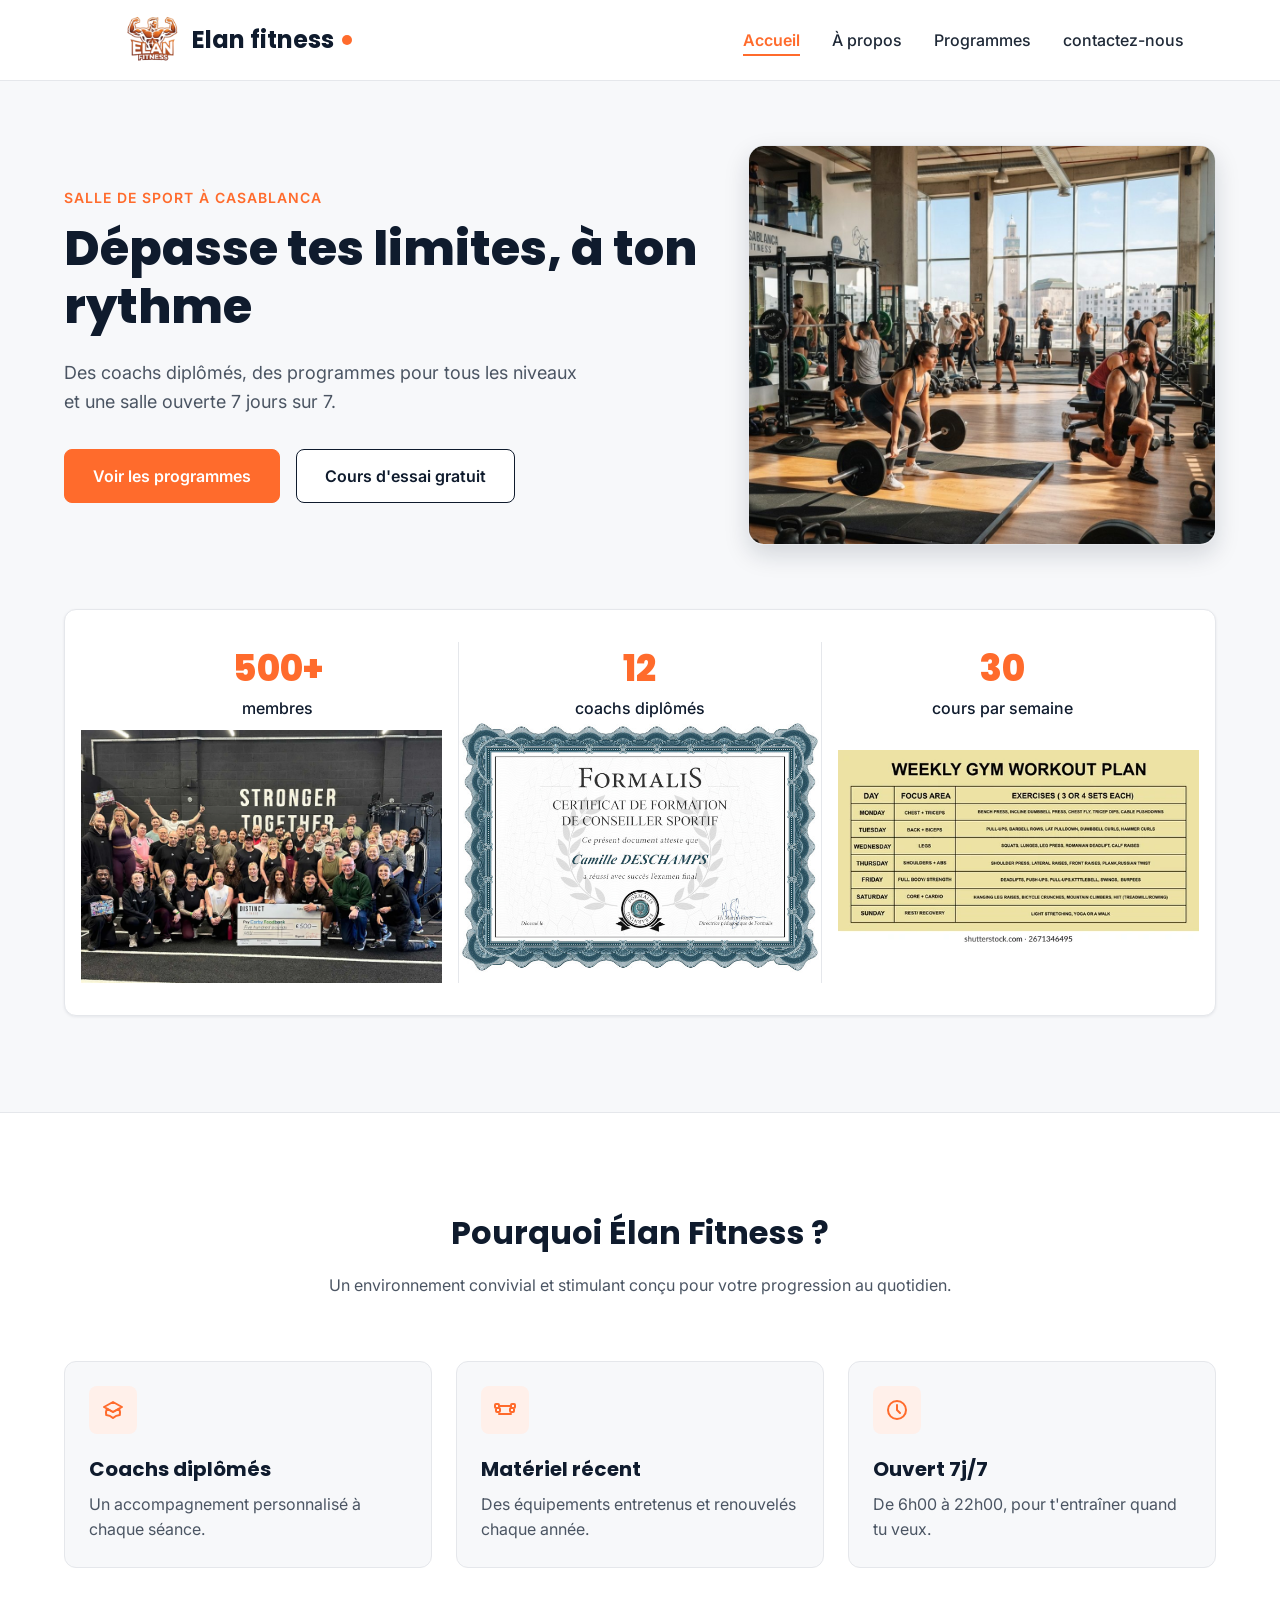
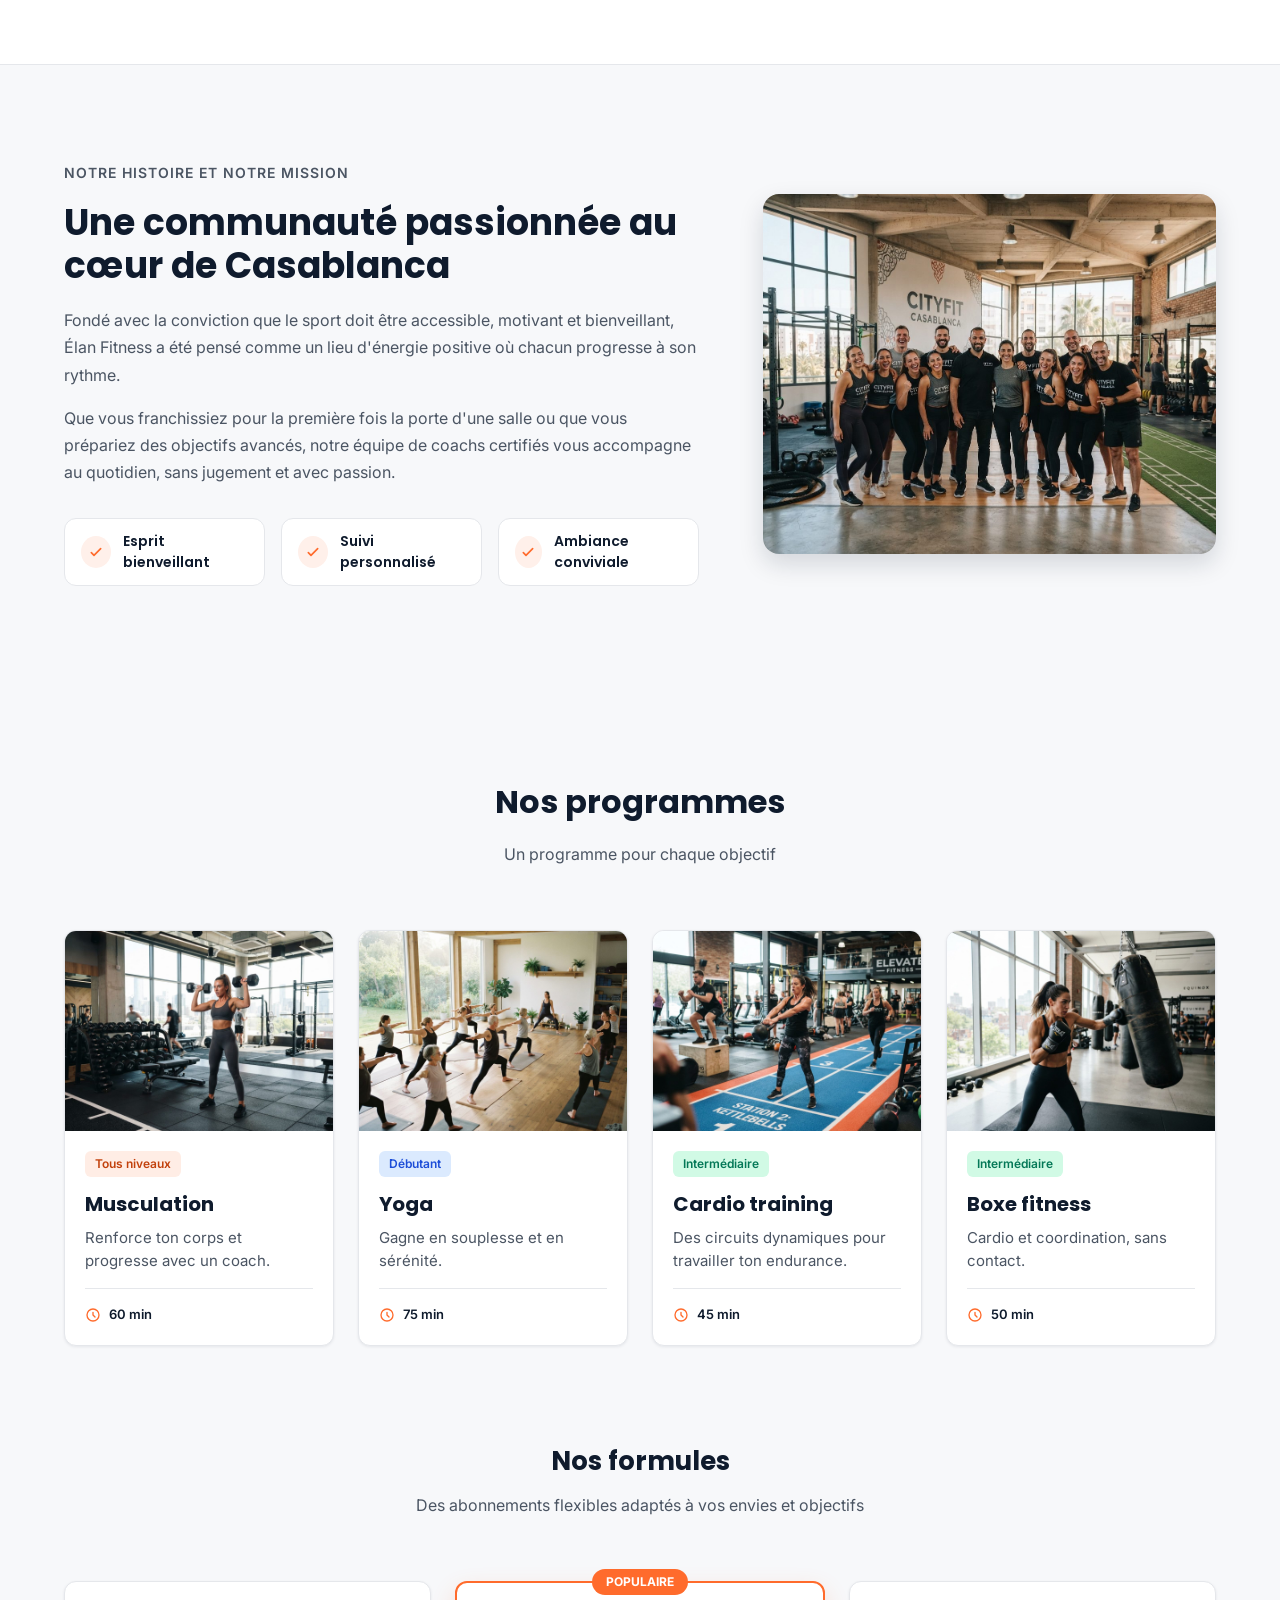
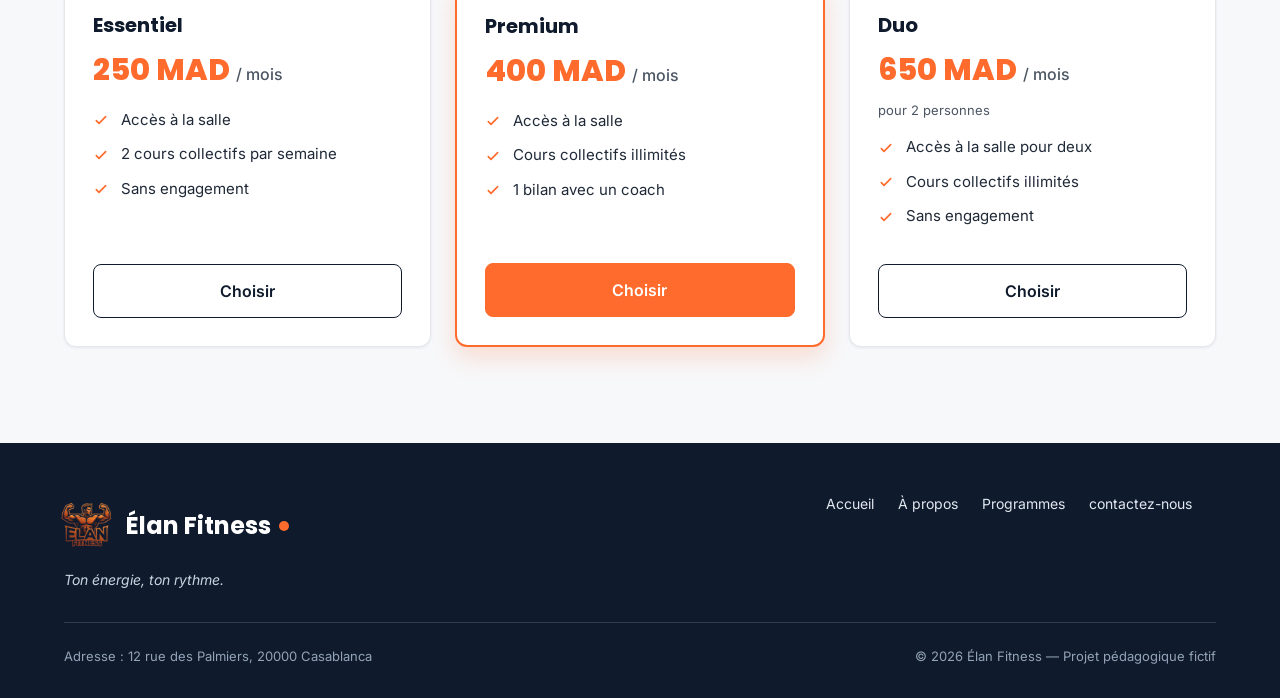
<file: index.html>
<!DOCTYPE html>
<html lang="fr">
<head>
  <title>Élan Fitness | Salle de sport à Casablanca</title>
  <meta charset="UTF-8">
  <meta name="viewport" content="width=device-width, initial-scale=1">
  <meta name="description" content="Élan Fitness, salle de sport à Casablanca : musculation, yoga, cardio et boxe fitness avec des coachs diplômés. Réservez votre cours d'essai gratuit.">
  <meta name="keywords" content="HTML, CSS, Fitness, Gym, weight, height, musculation, Yoga">

  <link rel="preconnect" href="https://fonts.googleapis.com">
  <link rel="preconnect" href="https://fonts.gstatic.com" crossorigin>
  <link href="https://fonts.googleapis.com/css2?family=Inter:wght@400;500;600&family=Poppins:wght@600;700;800&display=swap" rel="stylesheet">

  <link rel="stylesheet" href="style.css">
</head>

<body>

  <header class="en-tete">
    <div class="conteneur en-tete-contenu">
      <a href="accueil.html"class="logo"><img src="img/logofitnes.png" alt= logo>Elan fitness</a>

      <nav aria-label="Navigation principale">
        <ul class="menu">
          <li><a href="accueil.html "target="_blank" class="lien-actif">Accueil</a></li>
          <li><a href="a-propos.html" target="_blank">À propos</a></li>
          <li><a href="programes.html" target="_blank">Programmes</a></li>
          <li><a href="contactez-nous.html" target="_blank">contactez-nous</a><li>
        </ul>
      </nav>
    </div>
  </header>

  <main>

    <section id="accueil" class="hero">
      <div class="conteneur">

        <div class="hero-contenu">
          <div class="hero-texte">
            <p class="sur-titre">Salle de sport à Casablanca</p>
            <h1>Dépasse tes limites, à ton rythme</h1>
            <p class="hero-description">
              Des coachs diplômés, des programmes pour tous les niveaux et une salle ouverte 7 jours sur 7.
            </p>
            <div class="boutons">
              <a href="programes.html" class="bouton bouton-principal">Voir les programmes</a>
              <a href="contact" class="bouton bouton-secondaire">Cours d'essai gratuit</a>
            </div>
          </div>

          <img class="hero-image" src="img/hero.jpg" alt="Des personnes s'entraînent dans une salle de sport lumineuse à Casablanca">
        </div>

        <div class="chiffres">
          <div id="lolo" class="chiffre">
            <p class="chiffre-nombre">500+</p>
            <p>membres</p>
            <img src="img/Corby-Foodbank_DistinctFitness2026.jpg">
          </div>
          <div id="bobo" class="chiffre">
            <p class="chiffre-nombre">12</p>
            <p>coachs diplômés</p>
            <img src="img/Certificat_Coach-Sportif_site-xs.jpg">
          </div>
          <div id="koko" class="chiffre">
            <p class="chiffre-nombre">30</p>
            <p>cours par semaine</p>
            <img src="img/weekly-gym-workout-plan-infographic-260nw-2671346495.jpg">
          </div>
        </div>

      </div>
    </section>

    <section class="section section-blanche">
      <div class="conteneur">

        <div class="section-titre">
          <h2>Pourquoi Élan Fitness ?</h2>
          <p>Un environnement convivial et stimulant conçu pour votre progression au quotidien.</p>
        </div>

        <div class="cartes">
          <article class="carte carte-avantage">
            <div class="icone"><img src="img/icone-coach.svg" alt=""></div>
            <h3>Coachs diplômés</h3>
            <p>Un accompagnement personnalisé à chaque séance.</p>
          </article>

          <article class="carte carte-avantage">
            <div class="icone"><img src="img/icone-materiel.svg" alt=""></div>
            <h3>Matériel récent</h3>
            <p>Des équipements entretenus et renouvelés chaque année.</p>
          </article>

          <article class="carte carte-avantage">
            <div class="icone"><img src="img/icone-horloge.svg" alt=""></div>
            <h3>Ouvert 7j/7</h3>
            <p>De 6h00 à 22h00, pour t'entraîner quand tu veux.</p>
          </article>
        </div>

      </div>
    </section>

    <section id="a-propos" class="section">
      <div class="conteneur apropos-contenu">

        <div class="apropos-texte">
          <p class="sur-titre">Notre histoire et notre mission</p>
          <h2>Une communauté passionnée au cœur de Casablanca</h2>
          <p>
            Fondé avec la conviction que le sport doit être accessible, motivant et bienveillant,
            Élan Fitness a été pensé comme un lieu d'énergie positive où chacun progresse à son rythme.
          </p>
          <p>
            Que vous franchissiez pour la première fois la porte d'une salle ou que vous prépariez des
            objectifs avancés, notre équipe de coachs certifiés vous accompagne au quotidien, sans
            jugement et avec passion.
          </p>

          <ul class="valeurs">
            <li class="valeur">
              <div class="icone icone-petite"><img src="img/icone-check.svg" alt=""></div>
              <span>Esprit bienveillant</span>
            </li>
            <li class="valeur">
              <div class="icone icone-petite"><img src="img/icone-check.svg" alt=""></div>
              <span>Suivi personnalisé</span>
            </li>
            <li class="valeur">
              <div class="icone icone-petite"><img src="img/icone-check.svg" alt=""></div>
              <span>Ambiance conviviale</span>
            </li>
          </ul>
        </div>

        <img class="apropos-image" src="img/equipe.jpg" alt="L'équipe de coachs d'Élan Fitness réunie dans la salle">

      </div>
    </section>

    <section id="programmes" class="section">
      <div class="conteneur">

        <div class="section-titre">
          <h2>Nos programmes</h2>
          <p>Un programme pour chaque objectif</p>
        </div>

        <div class="cartes">

          <article class="carte carte-programme">
            <img src="img/musculation.jpg" alt="Une sportive soulève des haltères dans l'espace musculation">
            <div class="programme-corps">
              <span class="etiquette etiquette-orange">Tous niveaux</span>
              <h3>Musculation</h3>
              <p>Renforce ton corps et progresse avec un coach.</p>
              <p class="duree"><img src="img/icone-duree.svg" alt="">60 min</p>
            </div>
          </article>

          <article class="carte carte-programme">
            <img src="img/yoga.jpg" alt="Un groupe pratique le yoga sur des tapis dans une salle lumineuse">
            <div class="programme-corps">
              <span class="etiquette etiquette-bleue">Débutant</span>
              <h3>Yoga</h3>
              <p>Gagne en souplesse et en sérénité.</p>
              <p class="duree"><img src="img/icone-duree.svg" alt="">75 min</p>
            </div>
          </article>

          <article class="carte carte-programme">
            <img src="img/cardio.jpg" alt="Des sportifs suivent un circuit de cardio training avec des kettlebells">
            <div class="programme-corps">
              <span class="etiquette etiquette-verte">Intermédiaire</span>
              <h3>Cardio training</h3>
              <p>Des circuits dynamiques pour travailler ton endurance.</p>
              <p class="duree"><img src="img/icone-duree.svg" alt="">45 min</p>
            </div>
          </article>

          <article class="carte carte-programme">
            <img src="img/boxe.jpg" alt="Une sportive frappe un sac de frappe pendant un cours de boxe fitness">
            <div class="programme-corps">
              <span class="etiquette etiquette-verte">Intermédiaire</span>
              <h3>Boxe fitness</h3>
              <p>Cardio et coordination, sans contact.</p>
              <p class="duree"><img src="img/icone-duree.svg" alt="">50 min</p>
            </div>
          </article>

        </div>

        <div class="formules">

          <div class="section-titre">
            <h3>Nos formules</h3>
            <p>Des abonnements flexibles adaptés à vos envies et objectifs</p>
          </div>

          <div class="cartes">

            <article class="carte formule">
              <h4>Essentiel</h4>
              <p class="prix">250 MAD <span>/ mois</span></p>
              <ul class="formule-liste">
                <li>Accès à la salle</li>
                <li>2 cours collectifs par semaine</li>
                <li>Sans engagement</li>
              </ul>
              <a href="#contact" class="bouton bouton-secondaire">Choisir</a>
            </article>

            <article class="carte formule formule-populaire">
              <p class="badge-populaire">Populaire</p>
              <h4>Premium</h4>
              <p class="prix">400 MAD <span>/ mois</span></p>
              <ul class="formule-liste">
                <li>Accès à la salle</li>
                <li>Cours collectifs illimités</li>
                <li>1 bilan avec un coach</li>
              </ul>
              <a href="#contact" class="bouton bouton-principal">Choisir</a>
            </article>

            <article class="carte formule">
              <h4>Duo</h4>
              <p class="prix">650 MAD <span>/ mois</span></p>
              <p class="prix-note">pour 2 personnes</p>
              <ul class="formule-liste">
                <li>Accès à la salle pour deux</li>
                <li>Cours collectifs illimités</li>
                <li>Sans engagement</li>
              </ul>
              <a href="#contact" class="bouton bouton-secondaire">Choisir</a>
            </article>

          </div>
        </div>

      </div>
    </section>

  </main>

  <footer class="pied-de-page">
    <div class="conteneur">

      <div class="pied-haut">
        <div>
          <p class="logo logo-clair"><img src="img/logofitnes.png">Élan Fitness</p>
          <p class="slogan">Ton énergie, ton rythme.</p>
        </div>

        <nav aria-label="Navigation du pied de page">
          <ul class="menu menu-pied">
            <li><a href="accueil.html" target="_blank" class="lien- actif">Accueil</a></li>
            <li><a href="a-propos.html" target="_blank">À propos</a></li>
            <li><a href="programes.html" target="_blank">Programmes</a></li>
            <li><a href="contactez-nous.html" target="_blank">contactez-nous</a><li>
          </ul>
        </nav>
      </div>

      <div class="pied-bas">
        <p>Adresse : 12 rue des Palmiers, 20000 Casablanca</p>
        <p>&copy; 2026 Élan Fitness — Projet pédagogique fictif</p>
      </div>

    </div>
  </footer>

</body>
</html>
</file>
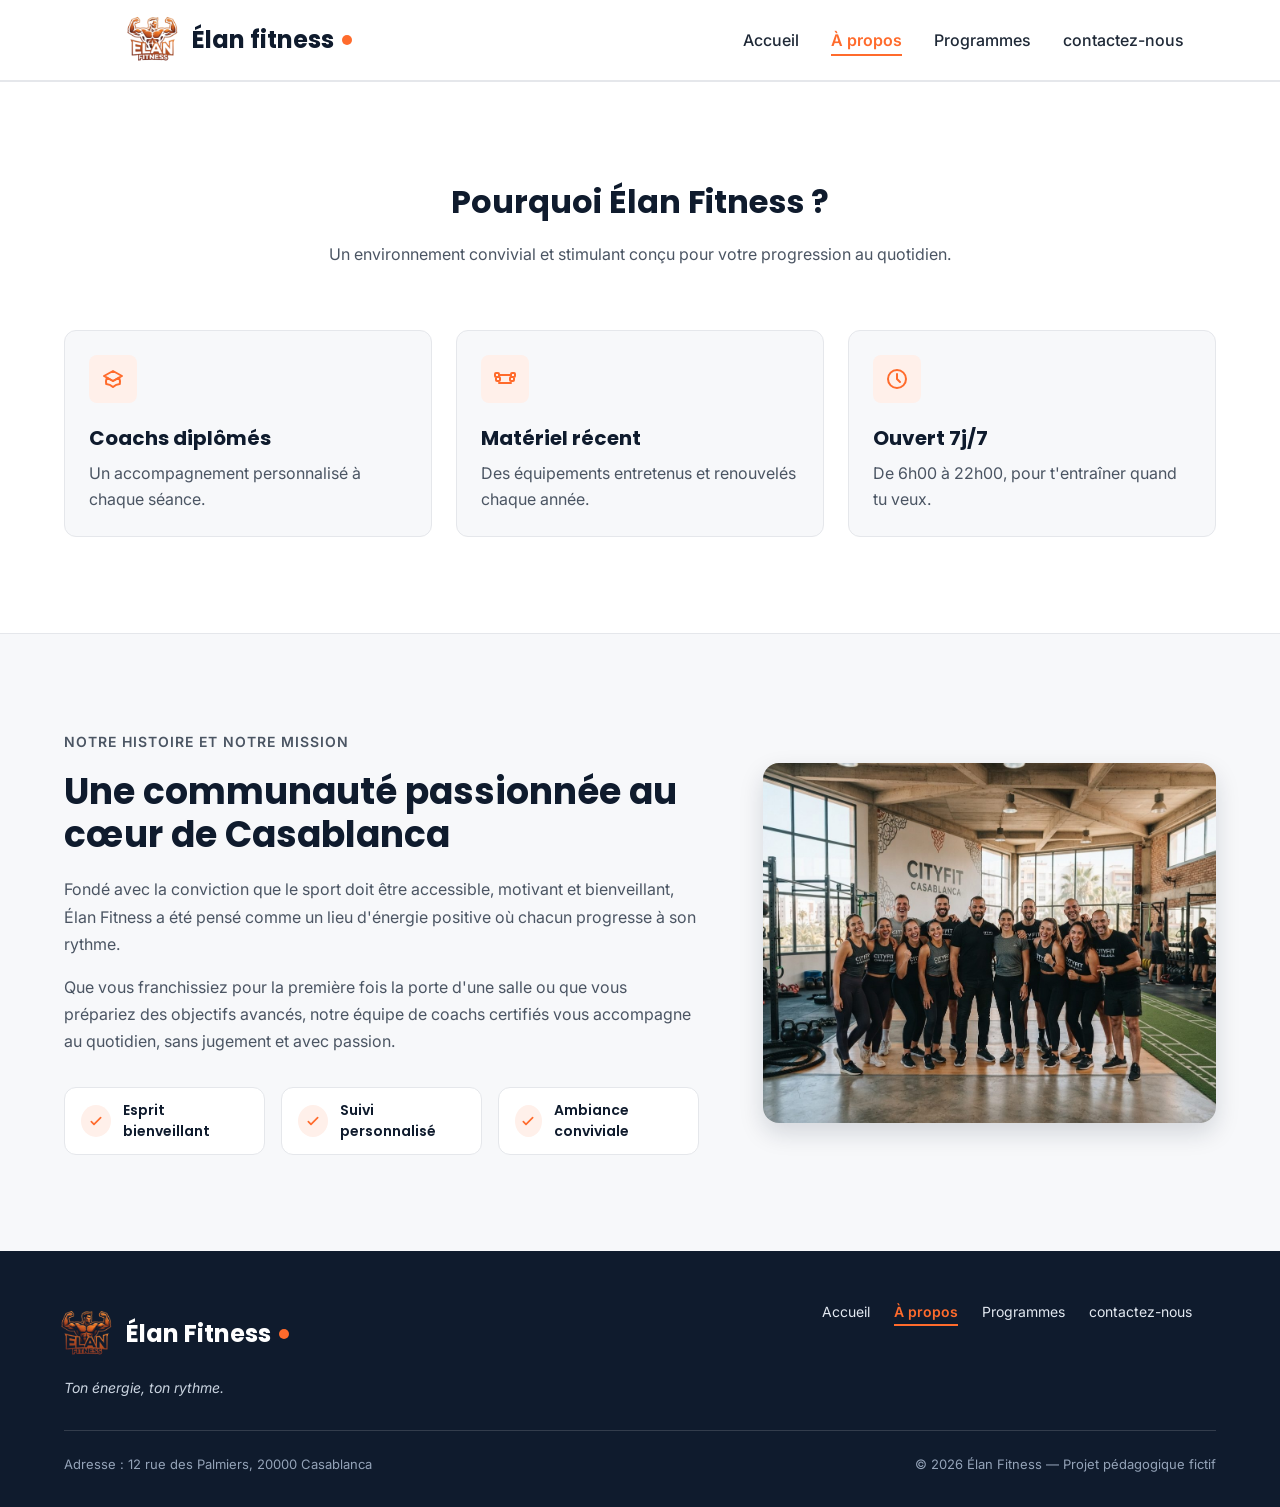
<file: a-propos.html>
<!DOCTYPE html>
<html lang="fr">
<head>
  <title>Élan Fitness | Salle de sport à Casablanca</title>
  <meta charset="UTF-8">
  <meta name="viewport" content="width=device-width, initial-scale=1">
  <meta name="description" content="Élan Fitness, salle de sport à Casablanca : musculation, yoga, cardio et boxe fitness avec des coachs diplômés. Réservez votre cours d'essai gratuit.">
  <meta name="keywords" content="HTML, CSS, Fitness, Gym, weight, height, musculation, Yoga">

  <link rel="preconnect" href="https://fonts.googleapis.com">
  <link rel="preconnect" href="https://fonts.gstatic.com" crossorigin>
  <link href="https://fonts.googleapis.com/css2?family=Inter:wght@400;500;600&family=Poppins:wght@600;700;800&display=swap" rel="stylesheet">

  <link rel="stylesheet" href="style.css">
</head>

<body>

  <header class="en-tete">
    <div class="conteneur en-tete-contenu">
      <a href="accueil.html"class="logo"><img src="img/logofitnes.png" alt= logo>Élan fitness</a>

      <nav aria-label="Navigation principale">
       <ul class="menu">
          <li><a href="accueil.html "target="_blank">Accueil</a></li>
          <li><a href="a-propos.html" target="_blank" class="lien-actif">À propos</a></li>
          <li><a href="programes.html" target="_blank">Programmes</a></li>
          <li><a href="contactez-nous.html" target="_blank">contactez-nous</a><li>
        </ul>
      </nav>
    </div>
  </header>

  <main>
    <section class="section section-blanche">
      <div class="conteneur">

        <div class="section-titre">
          <h2>Pourquoi Élan Fitness ?</h2>
          <p>Un environnement convivial et stimulant conçu pour votre progression au quotidien.</p>
        </div>

        <div class="cartes">
          <article class="carte carte-avantage">
            <div class="icone"><img src="img/icone-coach.svg" alt=""></div>
            <h3>Coachs diplômés</h3>
            <p>Un accompagnement personnalisé à chaque séance.</p>
          </article>

          <article class="carte carte-avantage">
            <div class="icone"><img src="img/icone-materiel.svg" alt=""></div>
            <h3>Matériel récent</h3>
            <p>Des équipements entretenus et renouvelés chaque année.</p>
          </article>

          <article class="carte carte-avantage">
            <div class="icone"><img src="img/icone-horloge.svg" alt=""></div>
            <h3>Ouvert 7j/7</h3>
            <p>De 6h00 à 22h00, pour t'entraîner quand tu veux.</p>
          </article>
        </div>

      </div>
    </section>

    <section id="a-propos" class="section">
      <div class="conteneur apropos-contenu">

        <div class="apropos-texte">
          <p class="sur-titre">Notre histoire et notre mission</p>
          <h2>Une communauté passionnée au cœur de Casablanca</h2>
          <p>
            Fondé avec la conviction que le sport doit être accessible, motivant et bienveillant,
            Élan Fitness a été pensé comme un lieu d'énergie positive où chacun progresse à son rythme.
          </p>
          <p>
            Que vous franchissiez pour la première fois la porte d'une salle ou que vous prépariez des
            objectifs avancés, notre équipe de coachs certifiés vous accompagne au quotidien, sans
            jugement et avec passion.
          </p>

          <ul class="valeurs">
            <li class="valeur">
              <div class="icone icone-petite"><img src="img/icone-check.svg" alt=""></div>
              <span>Esprit bienveillant</span>
            </li>
            <li class="valeur">
              <div class="icone icone-petite"><img src="img/icone-check.svg" alt=""></div>
              <span>Suivi personnalisé</span>
            </li>
            <li class="valeur">
              <div class="icone icone-petite"><img src="img/icone-check.svg" alt=""></div>
              <span>Ambiance conviviale</span>
            </li>
          </ul>
        </div>

        <img class="apropos-image" src="img/equipe.jpg" alt="L'équipe de coachs d'Élan Fitness réunie dans la salle">

      </div>
    </section>

  </main>

  <footer class="pied-de-page">
    <div class="conteneur">

      <div class="pied-haut">
        <div>
          <p class="logo logo-clair"><img src="img/logofitnes.png">Élan Fitness</p>
          <p class="slogan">Ton énergie, ton rythme.</p>
        </div>

        <nav aria-label="Navigation du pied de page">
          <ul class="menu menu-pied">
            <li><a href="accueil.html" target="_blank">Accueil</a></li>
            <li><a href="a-propos.html" target="_blank" class="lien-actif">À propos</a></li>
            <li><a href="programes.html" target="_blank">Programmes</a></li>
            <li><a href="contactez-nous.html" target="_blank">contactez-nous</a><li>
          </ul>
        </nav>
      </div>

      <div class="pied-bas">
        <p>Adresse : 12 rue des Palmiers, 20000 Casablanca</p>
        <p>&copy; 2026 Élan Fitness — Projet pédagogique fictif</p>
      </div>

    </div>
  </footer>

</body>
</html>
</file>
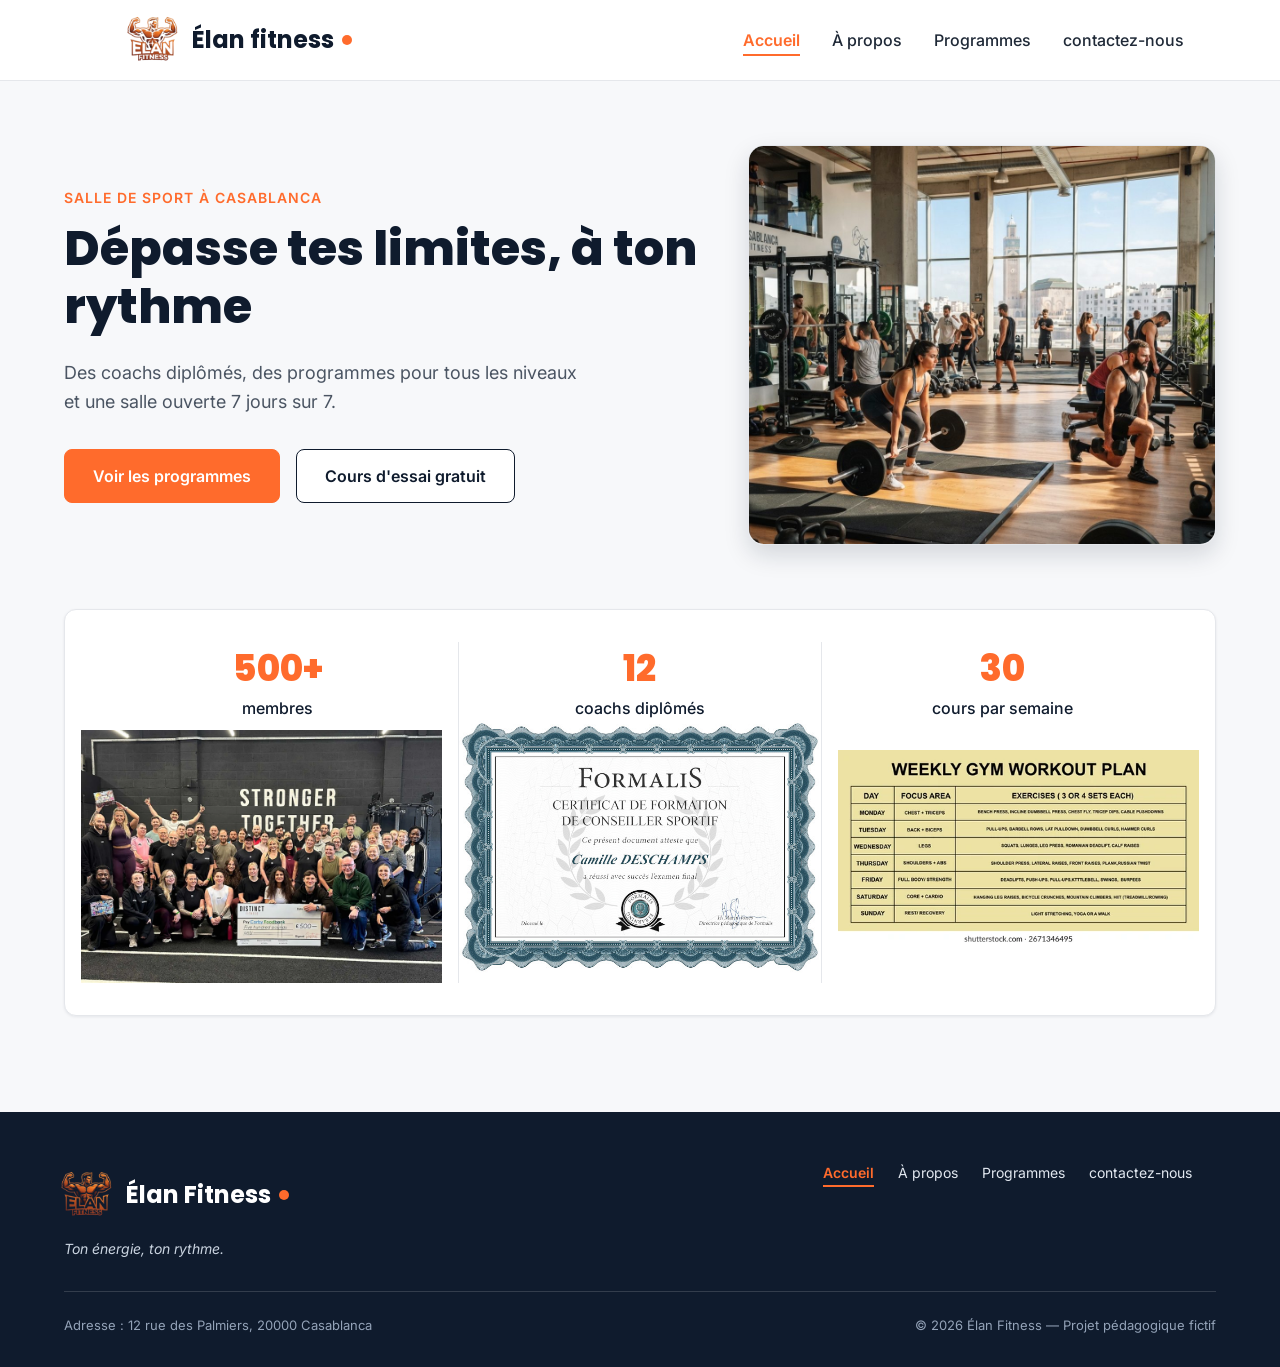
<file: accueil.html>
<!DOCTYPE html>
<html lang="fr">
<head>
  <title>Élan Fitness | Salle de sport à Casablanca</title>
  <meta charset="UTF-8">
  <meta name="viewport" content="width=device-width, initial-scale=1">
  <meta name="description" content="Élan Fitness, salle de sport à Casablanca : musculation, yoga, cardio et boxe fitness avec des coachs diplômés. Réservez votre cours d'essai gratuit.">
  <meta name="keywords" content="HTML, CSS, Fitness, Gym, weight, height, musculation, Yoga">

  <link rel="preconnect" href="https://fonts.googleapis.com">
  <link rel="preconnect" href="https://fonts.gstatic.com" crossorigin>
  <link href="https://fonts.googleapis.com/css2?family=Inter:wght@400;500;600&family=Poppins:wght@600;700;800&display=swap" rel="stylesheet">

  <link rel="stylesheet" href="style.css">
</head>

<body>

  <header class="en-tete">
    <div class="conteneur en-tete-contenu">
      <a href="accueil.html"class="logo"><img src="img/logofitnes.png" alt= logo>Élan fitness</a>

      <nav aria-label="Navigation principale">
        <ul class="menu">
          <li><a href="accueil.html "target="_blank" class="lien-actif">Accueil</a></li>
          <li><a href="a-propos.html" target="_blank">À propos</a></li>
          <li><a href="programes.html" target="_blank">Programmes</a></li>
          <li><a href="contactez-nous.html" target="_blank">contactez-nous</a><li>
        </ul>
      </nav>
    </div>
  </header>

  <main>

    <section id="accueil" class="hero">
      <div class="conteneur">

        <div class="hero-contenu">
          <div class="hero-texte">
            <p class="sur-titre">Salle de sport à Casablanca</p>
            <h1>Dépasse tes limites, à ton rythme</h1>
            <p class="hero-description">
              Des coachs diplômés, des programmes pour tous les niveaux et une salle ouverte 7 jours sur 7.
            </p>
            <div class="boutons">
              <a href="programes.html" class="bouton bouton-principal">Voir les programmes</a>
              <a href="#contact" class="bouton bouton-secondaire">Cours d'essai gratuit</a>
            </div>
          </div>

          <img class="hero-image" src="img/hero.jpg" alt="Des personnes s'entraînent dans une salle de sport lumineuse à Casablanca">
        </div>

        <div class="chiffres">
          <div id="lolo" class="chiffre">
            <p class="chiffre-nombre">500+</p>
            <p>membres</p>
            <img src="img/Corby-Foodbank_DistinctFitness2026.jpg">
          </div>
          <div id="bobo"class="chiffre">
            <p class="chiffre-nombre">12</p>
            <p>coachs diplômés</p>
            <img src="img/Certificat_Coach-Sportif_site-xs.jpg">
          </div>
          <div id="koko" class="chiffre">
            <p class="chiffre-nombre">30</p>
            <p>cours par semaine</p>
            <img src="img/weekly-gym-workout-plan-infographic-260nw-2671346495.jpg">
          </div>
        </div>

      </div>
    </section>

  </main>

  <footer class="pied-de-page">
    <div class="conteneur">

      <div class="pied-haut">
        <div>
          <p class="logo logo-clair"><img src="img/logofitnes.png">Élan Fitness</p>
          <p class="slogan">Ton énergie, ton rythme.</p>
        </div>

        <nav aria-label="Navigation du pied de page">
         <ul class="menu menu-pied">
            <li><a href="accueil.html" target="_blank" class="lien-actif">Accueil</a></li>
            <li><a href="a-propos.html" target="_blank">À propos</a></li>
            <li><a href="programes.html" target="_blank">Programmes</a></li>
            <li><a href="contactez-nous.html" target="_blank">contactez-nous</a><li>
          </ul>
        </nav>
      </div>

      <div class="pied-bas">
        <p>Adresse : 12 rue des Palmiers, 20000 Casablanca</p>
        <p>&copy; 2026 Élan Fitness — Projet pédagogique fictif</p>
      </div>

    </div>
  </footer>

</body>
</html>
</file>
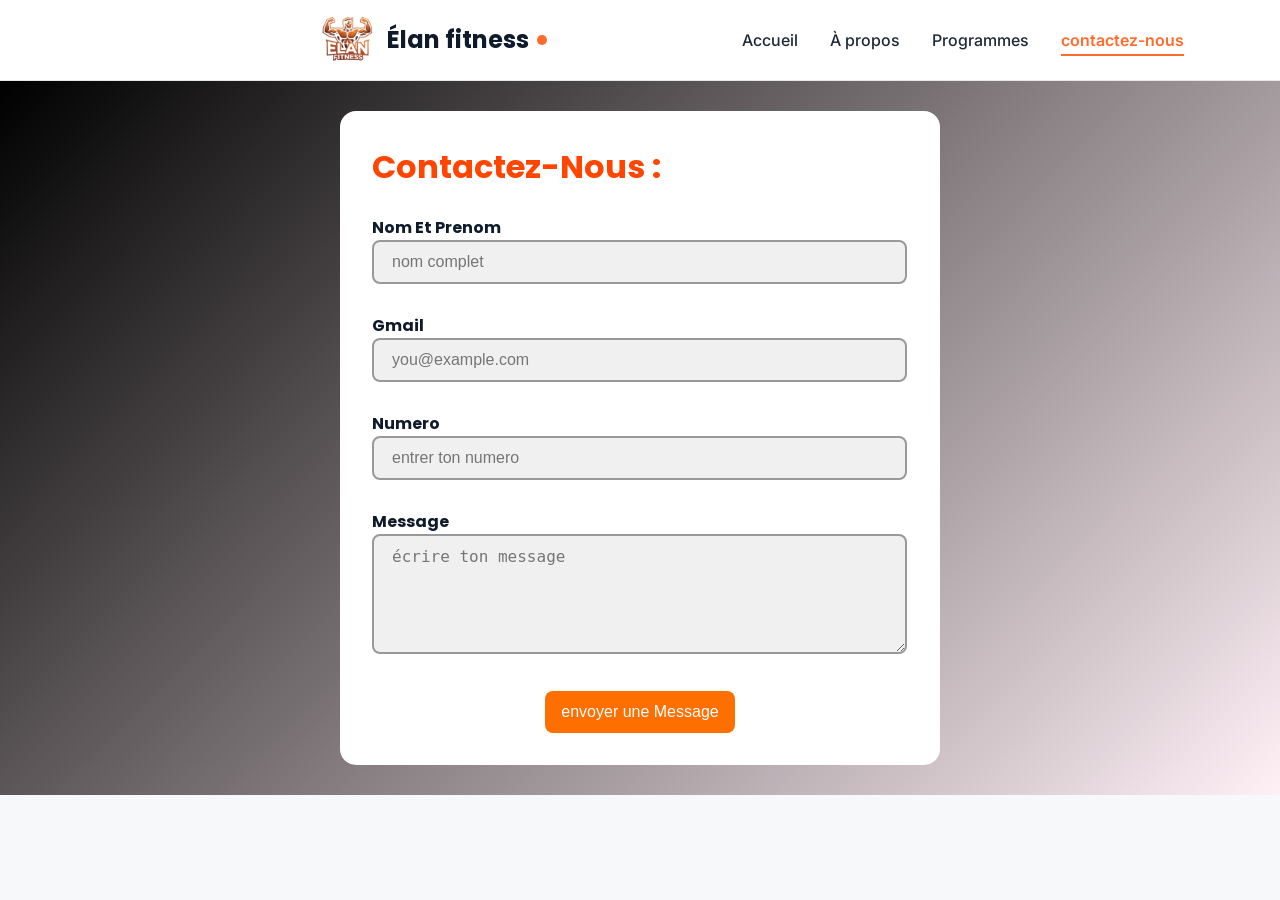
<file: contactez-nous.html>
<!DOCTYPE html>
<html lang="fr">
<head>
  <title>Élan Fitness | Salle de sport à Casablanca</title>
  <meta charset="UTF-8">
  <meta name="viewport" content="width=device-width, initial-scale=1">
  <meta name="description" content="Élan Fitness, salle de sport à Casablanca : musculation, yoga, cardio et boxe fitness avec des coachs diplômés. Réservez votre cours d'essai gratuit.">
  <meta name="keywords" content="HTML, CSS, Fitness, Gym, weight, height, musculation, Yoga">

  <link rel="preconnect" href="https://fonts.googleapis.com">
  <link rel="preconnect" href="https://fonts.gstatic.com" crossorigin>
  <link href="https://fonts.googleapis.com/css2?family=Inter:wght@400;500;600&family=Poppins:wght@600;700;800&display=swap" rel="stylesheet">

  <link rel="stylesheet" href="style2.css">
  <link rel="stylesheet" href="style.css">
</head>

<body>

  <header class="en-tete">
    <div class="conteneur en-tete-contenu">
      <a href="accueil.html">
        <a href="accueil.html"class="logo"><img src="img/logofitnes.png" alt= logo>Élan fitness</a>

      <nav aria-label="Navigation principale">
        <ul class="menu">
          <li><a href="accueil.html "target="_blank">Accueil</a></li>
          <li><a href="a-propos.html" target="_blank">À propos</a></li>
          <li><a href="programes.html" target="_blank">Programmes</a></li>
          <li><a href="contactez-nous.html" target="_blank" class="lien-actif">contactez-nous</a><li>
        </ul>
      </nav>
    </div>
  </header>

  <section class="contact">
    <div class="conteneurde-contact">
      <h3>Contactez-Nous :</h3>
      <form>
        <div class="forme-groupe">
          <h4><label for="nom">Nom Et Prenom</label><h4>
          <input type="text" name="nom" placeholder="nom complet" required>
        </div>
        <div class="forme-groupe">
          <h4><label for="Gmail">Gmail</label><h4>
          <input type="email" name="Gmail" placeholder="you@example.com" required>
        </div>
        <div class="forme-groupe">
          <h4><label for=" écrire ton numero de telephone">Numero</label><h4>
          <input type="number" name="numero" placeholder="entrer ton numero" required>
        </div>
        <div class="forme-groupe">
          <h4><label for="message">Message</label><h4>
          <h4><textarea name="Message" placeholder="écrire ton message" required></textarea><h4>
        </div>
        <button type="submit">envoyer une Message</button>
        </form>
      </section>
      </body>
</html>
</file>
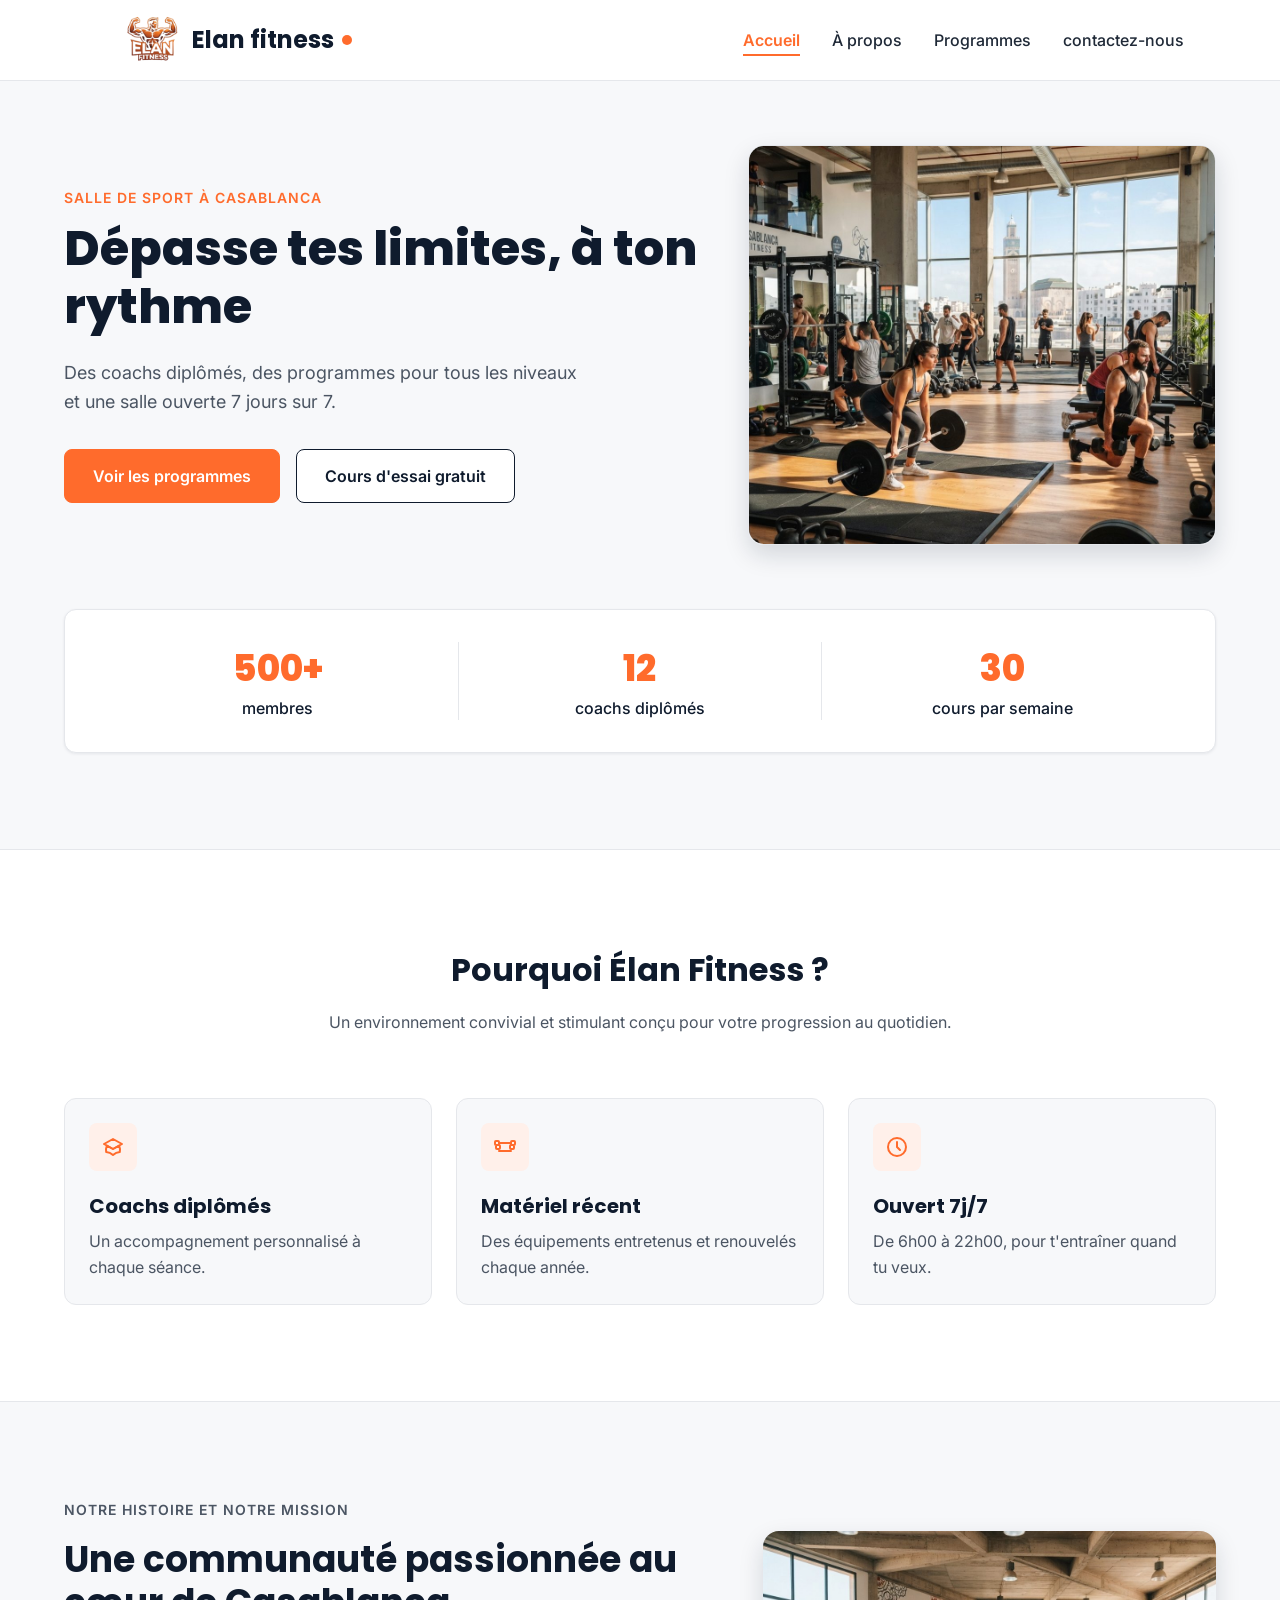
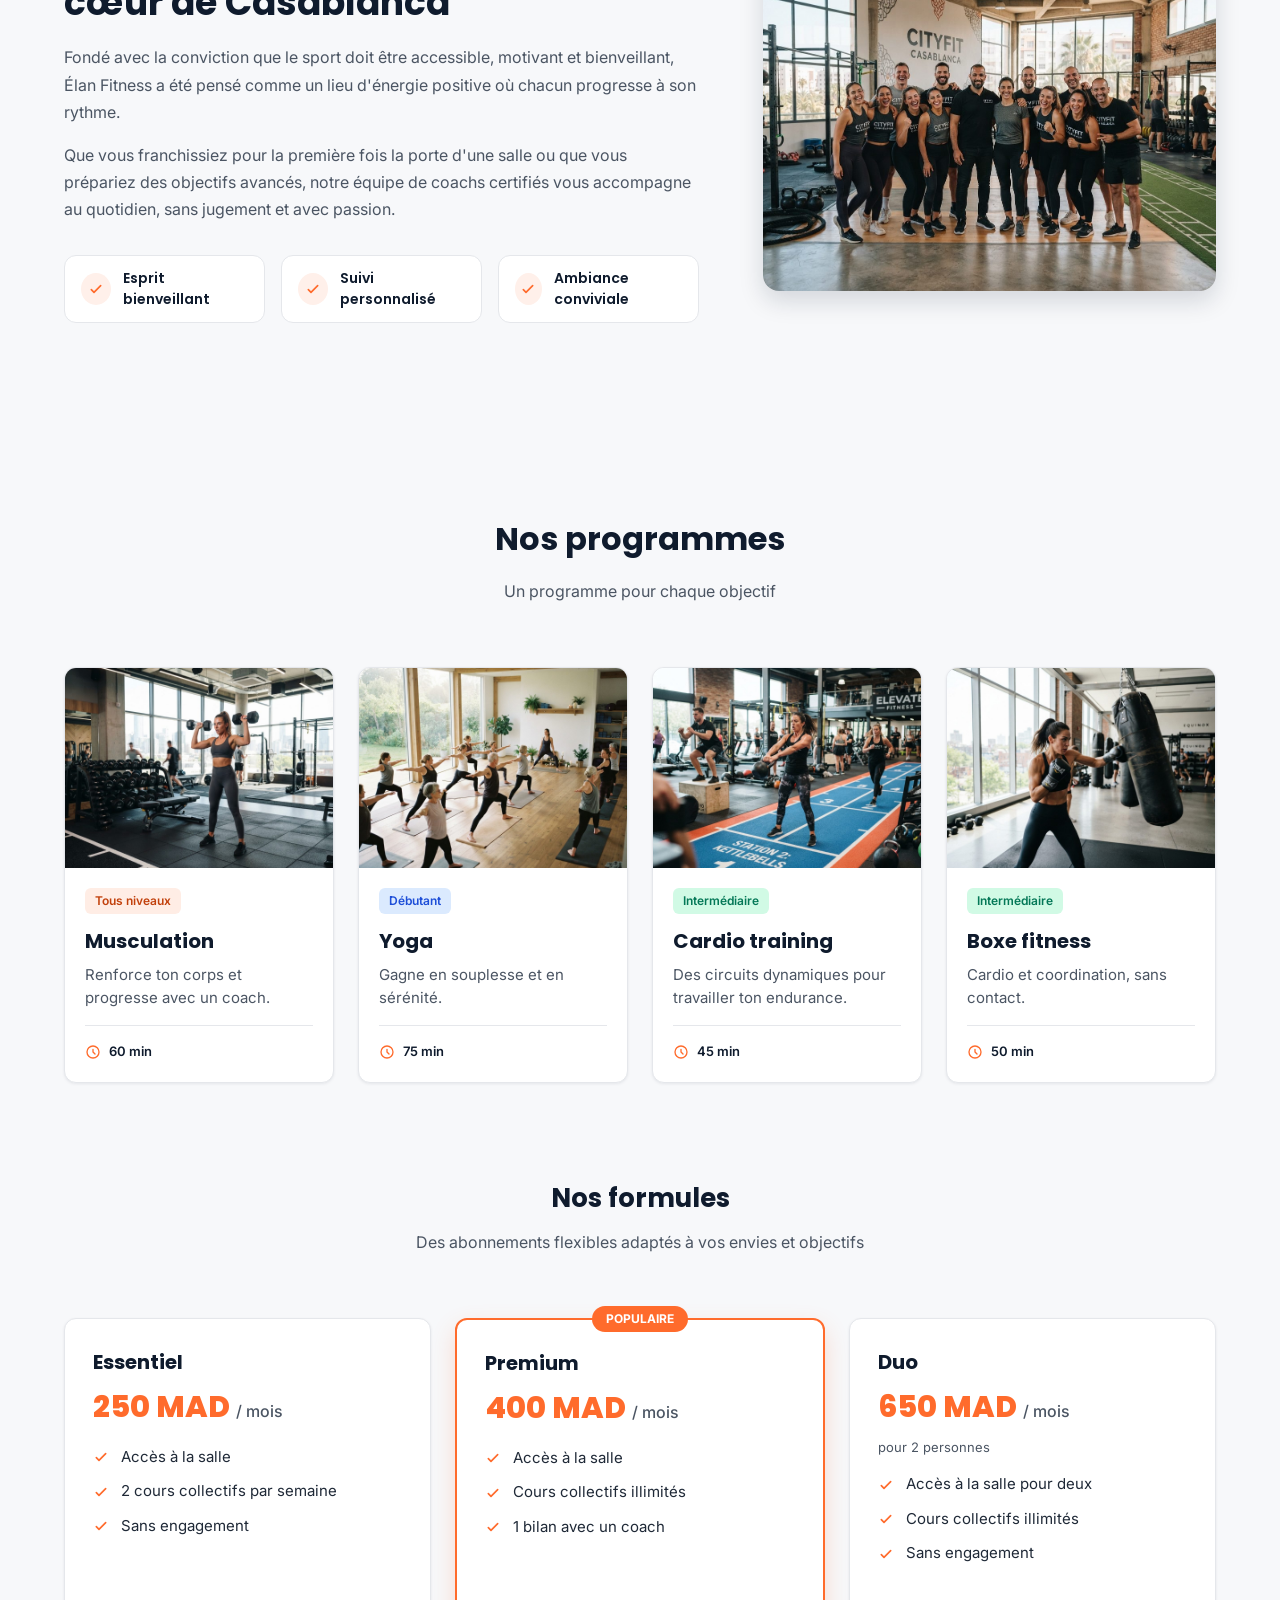
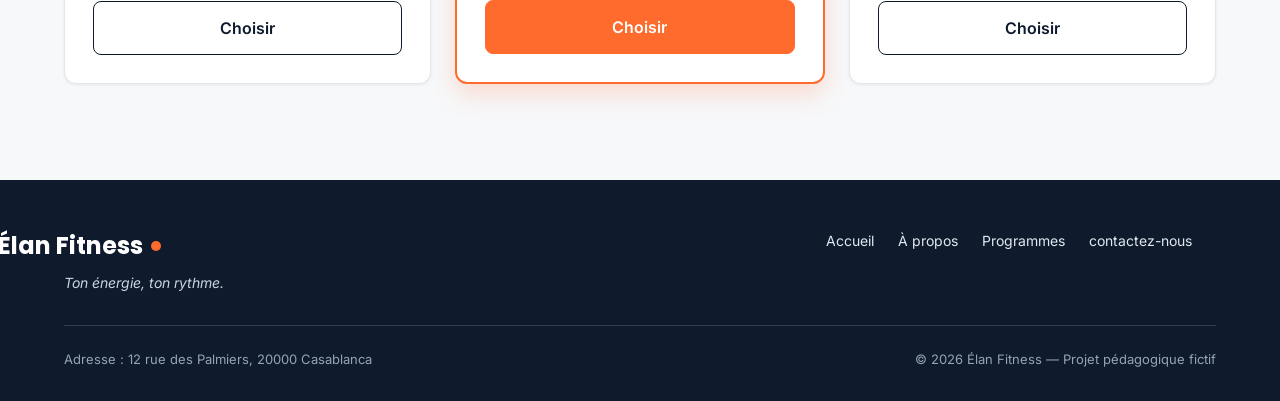
<file: index1.html>
<!DOCTYPE html>
<html lang="fr">
<head>
  <meta charset="UTF-8">
  <meta name="viewport" content="width=device-width, initial-scale=1">
  <meta name="description" content="Élan Fitness, salle de sport à Casablanca : musculation, yoga, cardio et boxe fitness avec des coachs diplômés. Réservez votre cours d'essai gratuit.">
  <title>Élan Fitness | Salle de sport à Casablanca</title>

  <link rel="preconnect" href="https://fonts.googleapis.com">
  <link rel="preconnect" href="https://fonts.gstatic.com" crossorigin>
  <link href="https://fonts.googleapis.com/css2?family=Inter:wght@400;500;600&family=Poppins:wght@600;700;800&display=swap" rel="stylesheet">

  <link rel="stylesheet" href="style.css">
</head>

<body>

  <header class="en-tete">
    <div class="conteneur en-tete-contenu">
      <a href="accueil.html"class="logo"><img src="img/logofitnes.png" alt= logo>Elan fitness</a>

      <nav aria-label="Navigation principale">
        <ul class="menu">
          <li><a href="accueil.html "target="_blank" class="lien-actif">Accueil</a></li>
          <li><a href="a-propos.html" target="_blank">À propos</a></li>
          <li><a href="programes.html" target="_blank">Programmes</a></li>
          <li><a href="contactez-nous.html" target="_blank">contactez-nous</a><li>
        </ul>
      </nav>
    </div>
  </header>

  <main>

    <section id="accueil" class="hero">
      <div class="conteneur">

        <div class="hero-contenu">
          <div class="hero-texte">
            <p class="sur-titre">Salle de sport à Casablanca</p>
            <h1>Dépasse tes limites, à ton rythme</h1>
            <p class="hero-description">
              Des coachs diplômés, des programmes pour tous les niveaux et une salle ouverte 7 jours sur 7.
            </p>
            <div class="boutons">
              <a href="programes.html" class="bouton bouton-principal">Voir les programmes</a>
              <a href="contact" class="bouton bouton-secondaire">Cours d'essai gratuit</a>
            </div>
          </div>

          <img class="hero-image" src="img/hero.jpg" alt="Des personnes s'entraînent dans une salle de sport lumineuse à Casablanca">
        </div>

        <div class="chiffres">
          <div class="chiffre">
            <p class="chiffre-nombre">500+</p>
            <p>membres</p>
          </div>
          <div class="chiffre">
            <p class="chiffre-nombre">12</p>
            <p>coachs diplômés</p>
          </div>
          <div class="chiffre">
            <p class="chiffre-nombre">30</p>
            <p>cours par semaine</p>
          </div>
        </div>

      </div>
    </section>

    <section class="section section-blanche">
      <div class="conteneur">

        <div class="section-titre">
          <h2>Pourquoi Élan Fitness ?</h2>
          <p>Un environnement convivial et stimulant conçu pour votre progression au quotidien.</p>
        </div>

        <div class="cartes">
          <article class="carte carte-avantage">
            <div class="icone"><img src="img/icone-coach.svg" alt=""></div>
            <h3>Coachs diplômés</h3>
            <p>Un accompagnement personnalisé à chaque séance.</p>
          </article>

          <article class="carte carte-avantage">
            <div class="icone"><img src="img/icone-materiel.svg" alt=""></div>
            <h3>Matériel récent</h3>
            <p>Des équipements entretenus et renouvelés chaque année.</p>
          </article>

          <article class="carte carte-avantage">
            <div class="icone"><img src="img/icone-horloge.svg" alt=""></div>
            <h3>Ouvert 7j/7</h3>
            <p>De 6h00 à 22h00, pour t'entraîner quand tu veux.</p>
          </article>
        </div>

      </div>
    </section>

    <section id="a-propos" class="section">
      <div class="conteneur apropos-contenu">

        <div class="apropos-texte">
          <p class="sur-titre">Notre histoire et notre mission</p>
          <h2>Une communauté passionnée au cœur de Casablanca</h2>
          <p>
            Fondé avec la conviction que le sport doit être accessible, motivant et bienveillant,
            Élan Fitness a été pensé comme un lieu d'énergie positive où chacun progresse à son rythme.
          </p>
          <p>
            Que vous franchissiez pour la première fois la porte d'une salle ou que vous prépariez des
            objectifs avancés, notre équipe de coachs certifiés vous accompagne au quotidien, sans
            jugement et avec passion.
          </p>

          <ul class="valeurs">
            <li class="valeur">
              <div class="icone icone-petite"><img src="img/icone-check.svg" alt=""></div>
              <span>Esprit bienveillant</span>
            </li>
            <li class="valeur">
              <div class="icone icone-petite"><img src="img/icone-check.svg" alt=""></div>
              <span>Suivi personnalisé</span>
            </li>
            <li class="valeur">
              <div class="icone icone-petite"><img src="img/icone-check.svg" alt=""></div>
              <span>Ambiance conviviale</span>
            </li>
          </ul>
        </div>

        <img class="apropos-image" src="img/equipe.jpg" alt="L'équipe de coachs d'Élan Fitness réunie dans la salle">

      </div>
    </section>

    <section id="programmes" class="section">
      <div class="conteneur">

        <div class="section-titre">
          <h2>Nos programmes</h2>
          <p>Un programme pour chaque objectif</p>
        </div>

        <div class="cartes">

          <article class="carte carte-programme">
            <img src="img/musculation.jpg" alt="Une sportive soulève des haltères dans l'espace musculation">
            <div class="programme-corps">
              <span class="etiquette etiquette-orange">Tous niveaux</span>
              <h3>Musculation</h3>
              <p>Renforce ton corps et progresse avec un coach.</p>
              <p class="duree"><img src="img/icone-duree.svg" alt="">60 min</p>
            </div>
          </article>

          <article class="carte carte-programme">
            <img src="img/yoga.jpg" alt="Un groupe pratique le yoga sur des tapis dans une salle lumineuse">
            <div class="programme-corps">
              <span class="etiquette etiquette-bleue">Débutant</span>
              <h3>Yoga</h3>
              <p>Gagne en souplesse et en sérénité.</p>
              <p class="duree"><img src="img/icone-duree.svg" alt="">75 min</p>
            </div>
          </article>

          <article class="carte carte-programme">
            <img src="img/cardio.jpg" alt="Des sportifs suivent un circuit de cardio training avec des kettlebells">
            <div class="programme-corps">
              <span class="etiquette etiquette-verte">Intermédiaire</span>
              <h3>Cardio training</h3>
              <p>Des circuits dynamiques pour travailler ton endurance.</p>
              <p class="duree"><img src="img/icone-duree.svg" alt="">45 min</p>
            </div>
          </article>

          <article class="carte carte-programme">
            <img src="img/boxe.jpg" alt="Une sportive frappe un sac de frappe pendant un cours de boxe fitness">
            <div class="programme-corps">
              <span class="etiquette etiquette-verte">Intermédiaire</span>
              <h3>Boxe fitness</h3>
              <p>Cardio et coordination, sans contact.</p>
              <p class="duree"><img src="img/icone-duree.svg" alt="">50 min</p>
            </div>
          </article>

        </div>

        <div class="formules">

          <div class="section-titre">
            <h3>Nos formules</h3>
            <p>Des abonnements flexibles adaptés à vos envies et objectifs</p>
          </div>

          <div class="cartes">

            <article class="carte formule">
              <h4>Essentiel</h4>
              <p class="prix">250 MAD <span>/ mois</span></p>
              <ul class="formule-liste">
                <li>Accès à la salle</li>
                <li>2 cours collectifs par semaine</li>
                <li>Sans engagement</li>
              </ul>
              <a href="#contact" class="bouton bouton-secondaire">Choisir</a>
            </article>

            <article class="carte formule formule-populaire">
              <p class="badge-populaire">Populaire</p>
              <h4>Premium</h4>
              <p class="prix">400 MAD <span>/ mois</span></p>
              <ul class="formule-liste">
                <li>Accès à la salle</li>
                <li>Cours collectifs illimités</li>
                <li>1 bilan avec un coach</li>
              </ul>
              <a href="#contact" class="bouton bouton-principal">Choisir</a>
            </article>

            <article class="carte formule">
              <h4>Duo</h4>
              <p class="prix">650 MAD <span>/ mois</span></p>
              <p class="prix-note">pour 2 personnes</p>
              <ul class="formule-liste">
                <li>Accès à la salle pour deux</li>
                <li>Cours collectifs illimités</li>
                <li>Sans engagement</li>
              </ul>
              <a href="#contact" class="bouton bouton-secondaire">Choisir</a>
            </article>

          </div>
        </div>

      </div>
    </section>

  </main>

  <footer class="pied-de-page">
    <div class="conteneur">

      <div class="pied-haut">
        <div>
          <p class="logo logo-clair">Élan Fitness</p>
          <p class="slogan">Ton énergie, ton rythme.</p>
        </div>

        <nav aria-label="Navigation du pied de page">
          <ul class="menu menu-pied">
            <li><a href="accueil.html" target="_blank" class="lien- actif">Accueil</a></li>
            <li><a href="a-propos.html" target="_blank">À propos</a></li>
            <li><a href="programes.html" target="_blank">Programmes</a></li>
            <li><a href="contactez-nous.html" target="_blank">contactez-nous</a><li>
          </ul>
        </nav>
      </div>

      <div class="pied-bas">
        <p>Adresse : 12 rue des Palmiers, 20000 Casablanca</p>
        <p>&copy; 2026 Élan Fitness — Projet pédagogique fictif</p>
      </div>

    </div>
  </footer>

</body>
</html>
</file>
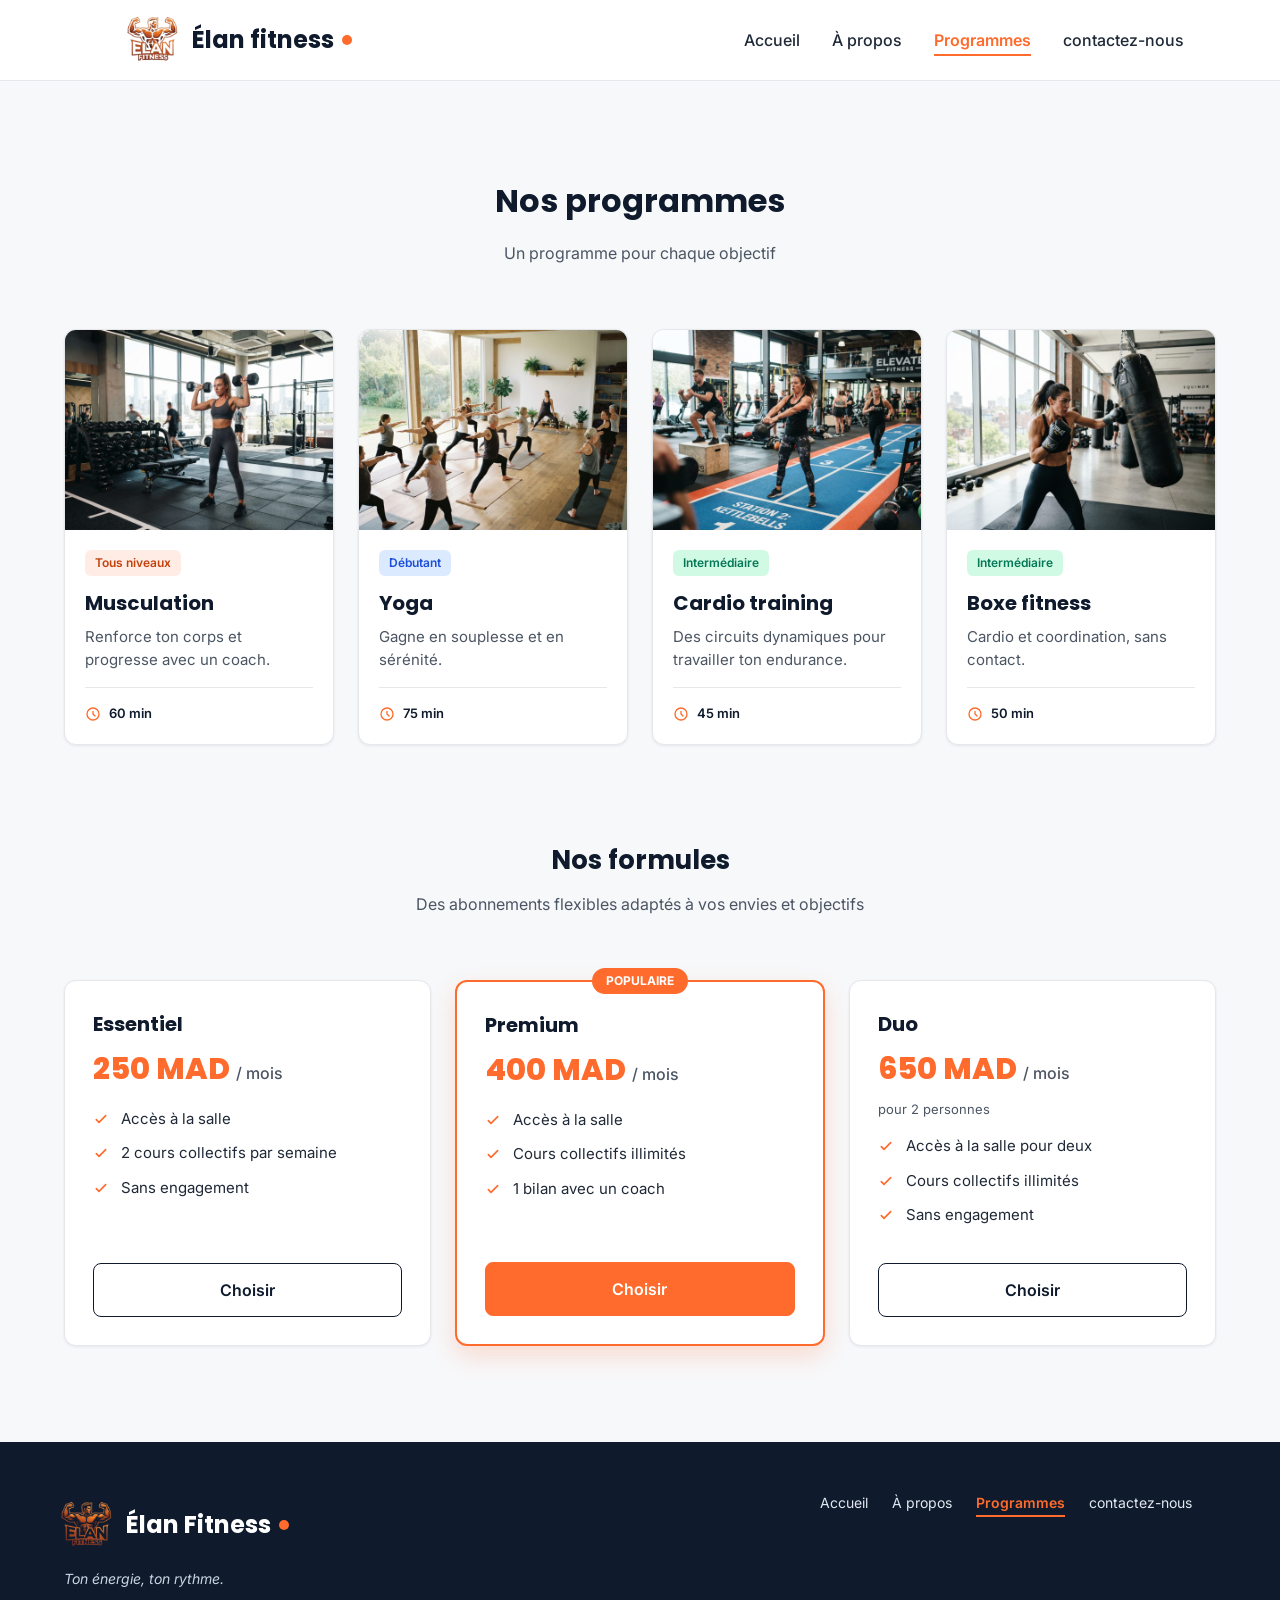
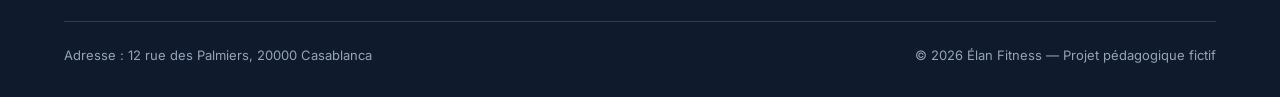
<file: programes.html>
<!DOCTYPE html>
<html lang="fr">
<head>
  <title>Élan Fitness | Salle de sport à Casablanca</title>
  <meta charset="UTF-8">
  <meta name="viewport" content="width=device-width, initial-scale=1">
  <meta name="description" content="Élan Fitness, salle de sport à Casablanca : musculation, yoga, cardio et boxe fitness avec des coachs diplômés. Réservez votre cours d'essai gratuit.">
  <meta name="keywords" content="HTML, CSS, Fitness, Gym, weight, height, musculation, Yoga">

  <link rel="preconnect" href="https://fonts.googleapis.com">
  <link rel="preconnect" href="https://fonts.gstatic.com" crossorigin>
  <link href="https://fonts.googleapis.com/css2?family=Inter:wght@400;500;600&family=Poppins:wght@600;700;800&display=swap" rel="stylesheet">

  <link rel="stylesheet" href="style.css">
</head>

<body>

  <header class="en-tete">
    <div class="conteneur en-tete-contenu">
      <a href="accueil.html"class="logo"><img src="img/logofitnes.png" alt= logo>Élan fitness</a>

      <nav aria-label="Navigation principale">
        <ul class="menu">
          <li><a href="accueil.html "target="_blank">Accueil</a></li>
          <li><a href="a-propos.html" target="_blank">À propos</a></li>
          <li><a href="programes.html" target="_blank" class="lien-actif">Programmes</a></li>
          <li><a href="contactez-nous.html" target="_blank">contactez-nous</a><li>
        </ul>
      </nav>
    </div>
  </header>

  <main>

  </section>

    <section id="programmes" class="section">
      <div class="conteneur">

        <div class="section-titre">
          <h2>Nos programmes</h2>
          <p>Un programme pour chaque objectif</p>
        </div>

        <div class="cartes">

          <article class="carte carte-programme">
            <img src="img/musculation.jpg" alt="Une sportive soulève des haltères dans l'espace musculation">
            <div class="programme-corps">
              <span class="etiquette etiquette-orange">Tous niveaux</span>
              <h3>Musculation</h3>
              <p>Renforce ton corps et progresse avec un coach.</p>
              <p class="duree"><img src="img/icone-duree.svg" alt="">60 min</p>
            </div>
          </article>

          <article class="carte carte-programme">
            <img src="img/yoga.jpg" alt="Un groupe pratique le yoga sur des tapis dans une salle lumineuse">
            <div class="programme-corps">
              <span class="etiquette etiquette-bleue">Débutant</span>
              <h3>Yoga</h3>
              <p>Gagne en souplesse et en sérénité.</p>
              <p class="duree"><img src="img/icone-duree.svg" alt="">75 min</p>
            </div>
          </article>

          <article class="carte carte-programme">
            <img src="img/cardio.jpg" alt="Des sportifs suivent un circuit de cardio training avec des kettlebells">
            <div class="programme-corps">
              <span class="etiquette etiquette-verte">Intermédiaire</span>
              <h3>Cardio training</h3>
              <p>Des circuits dynamiques pour travailler ton endurance.</p>
              <p class="duree"><img src="img/icone-duree.svg" alt="">45 min</p>
            </div>
          </article>

          <article class="carte carte-programme">
            <img src="img/boxe.jpg" alt="Une sportive frappe un sac de frappe pendant un cours de boxe fitness">
            <div class="programme-corps">
              <span class="etiquette etiquette-verte">Intermédiaire</span>
              <h3>Boxe fitness</h3>
              <p>Cardio et coordination, sans contact.</p>
              <p class="duree"><img src="img/icone-duree.svg" alt="">50 min</p>
            </div>
          </article>

        </div>

        <div class="formules">

          <div class="section-titre">
            <h3>Nos formules</h3>
            <p>Des abonnements flexibles adaptés à vos envies et objectifs</p>
          </div>

          <div class="cartes">

            <article class="carte formule">
              <h4>Essentiel</h4>
              <p class="prix">250 MAD <span>/ mois</span></p>
              <ul class="formule-liste">
                <li>Accès à la salle</li>
                <li>2 cours collectifs par semaine</li>
                <li>Sans engagement</li>
              </ul>
              <a href="#contact" class="bouton bouton-secondaire">Choisir</a>
            </article>

            <article class="carte formule formule-populaire">
              <p class="badge-populaire">Populaire</p>
              <h4>Premium</h4>
              <p class="prix">400 MAD <span>/ mois</span></p>
              <ul class="formule-liste">
                <li>Accès à la salle</li>
                <li>Cours collectifs illimités</li>
                <li>1 bilan avec un coach</li>
              </ul>
              <a href="#contact" class="bouton bouton-principal">Choisir</a>
            </article>

            <article class="carte formule">
              <h4>Duo</h4>
              <p class="prix">650 MAD <span>/ mois</span></p>
              <p class="prix-note">pour 2 personnes</p>
              <ul class="formule-liste">
                <li>Accès à la salle pour deux</li>
                <li>Cours collectifs illimités</li>
                <li>Sans engagement</li>
              </ul>
              <a href="#contact" class="bouton bouton-secondaire">Choisir</a>
            </article>

          </div>
        </div>

      </div>
    </section>

  </main>

  <footer class="pied-de-page">
    <div class="conteneur">

      <div class="pied-haut">
        <div>
          <p class="logo logo-clair"><img src="img/logofitnes.png">Élan Fitness</p>
          <p class="slogan">Ton énergie, ton rythme.</p>
        </div>

        <nav aria-label="Navigation du pied de page">
          <ul class="menu menu-pied">
            <li><a href="accueil.html" target="_blank">Accueil</a></li>
            <li><a href="a-propos.html" target="_blank">À propos</a></li>
            <li><a href="programes.html" target="_blank" class="lien-actif">Programmes</a></li>
            <li><a href="contactez-nous.html" target="_blank">contactez-nous</a><li>
          </ul>
        </nav>
      </div>

      <div class="pied-bas">
        <p>Adresse : 12 rue des Palmiers, 20000 Casablanca</p>
        <p>&copy; 2026 Élan Fitness — Projet pédagogique fictif</p>
      </div>

    </div>
  </footer>

</body>
</html>
</file>
<file: style.css>
* {
  box-sizing: border-box;
  margin: 0;
  padding: 0;
}

html {
  scroll-behavior: smooth;
}

body {
  font-family: 'Inter', Arial, sans-serif;
  font-size: 16px;
  line-height: 1.5;
  color: #1F2937;
  background-color: #F7F8FA;
}

h1, h2, h3, h4 {
  font-family: 'Poppins', Arial, sans-serif;
  color: #0F1B2D;
}

a {
  color: inherit;
  text-decoration: none;
}

ul {
  list-style: none;
}

img {
  display: block;
  max-width: 100%;
}

a:focus-visible,
button:focus-visible {
  outline: 3px solid #FF6B2C;
  outline-offset: 2px;
}

.conteneur {
  width: 100%;
  max-width: 1200px;
  margin: 0 auto;
  padding: 0 24px;
}

.section {
  padding: 96px 0;
}

.section-blanche {
  background-color: #FFFFFF;
  border-top: 1px solid #E5E7EB;
  border-bottom: 1px solid #E5E7EB;
}

.section-titre {
  max-width: 640px;
  margin: 0 auto 64px;
  text-align: center;
}

.section-titre h2 {
  font-size: 32px;
  margin-bottom: 16px;
}

.section-titre h3 {
  font-size: 26px;
  margin-bottom: 12px;
}

.section-titre p {
  color: #4B5563;
}

.sur-titre {
  font-size: 14px;
  font-weight: 600;
  color: #FF6B2C;
  text-transform: uppercase;
  letter-spacing: 1px;
  margin-bottom: 12px;
}

.bouton {
  display: inline-block;
  padding: 14px 28px;
  border-radius: 8px;
  font-size: 16px;
  font-weight: 600;
  text-align: center;
  cursor: pointer;
}

.bouton-principal {
  background-color: #FF6B2C;
  border: 1px solid #FF6B2C;
  color: #FFFFFF;
}

.bouton-principal:hover {
  background-color: #F05817;
}

.bouton-secondaire {
  background-color: #FFFFFF;
  border: 1px solid #0F1B2D;
  color: #0F1B2D;
}

.bouton-secondaire:hover {
  background-color: #F3F4F6;
}

.cartes {
  display: flex;
  gap: 24px;
}

.carte {
  flex: 1;
  background-color: #FFFFFF;
  border: 1px solid #E5E7EB;
  border-radius: 12px;
  box-shadow: 0 1px 3px rgba(15, 27, 45, 0.08);
}

.icone {
  width: 48px;
  height: 48px;
  background-color: #FFF0EA;
  border-radius: 8px;
  display: flex;
  align-items: center;
  justify-content: center;
}

.icone img {
  width: 24px;
  height: 24px;
}

.icone-petite {
  width: 32px;
  height: 32px;
  border-radius: 50%;
}

.icone-petite img {
  width: 16px;
  height: 16px;
}

.en-tete {
  position: sticky;
  top: 0;
  z-index: 10;
  background-color: #FFFFFF;
  border-bottom: 1px solid #E5E7EB;
}

.en-tete-contenu {
  height: 80px;
  display: flex;
  align-items: center;
  justify-content: space-between;
}

.logo {
  display: flex;
  align-items: center;
  font-family: 'Poppins', Arial, sans-serif;
  font-size: 24px;
  font-weight: 700;
  color: #0F1B2D;
}

.logo::after {
  content: "";
  width: 10px;
  height: 10px;
  margin-left: 8px;
  background-color: #FF6B2C;
  border-radius: 50%;
}

.menu {
  display: flex;
  gap: 32px;
}

.menu a {
  font-weight: 500;
  padding-bottom: 4px;
  border-bottom: 2px solid transparent;
}

.menu a:hover {
  color: #FF6B2C;
}

.menu .lien-actif {
  color: #FF6B2C;
  font-weight: 600;
  border-bottom-color: #FF6B2C;
}

.hero {
  padding: 64px 0 96px;
}

.hero-contenu {
  display: flex;
  align-items: center;
  gap: 32px;
}

.hero-texte {
  flex: 7;
}

.hero-texte h1 {
  font-size: 48px;
  font-weight: 800;
  line-height: 1.2;
  margin-bottom: 24px;
}

.hero-description {
  max-width: 520px;
  font-size: 18px;
  line-height: 1.6;
  color: #4B5563;
  margin-bottom: 32px;
}

.boutons {
  display: flex;
  flex-wrap: wrap;
  gap: 16px;
}

.hero-image {
  flex: 5;
  min-width: 0;
  height: 400px;
  object-fit: cover;
  border-radius: 16px;
  border: 1px solid #E5E7EB;
  box-shadow: 0 10px 25px rgba(15, 27, 45, 0.15);
}

.chiffres {
  display: flex;
  margin-top: 64px;
  padding: 32px;
  background-color: #FFFFFF;
  border: 1px solid #E5E7EB;
  border-radius: 12px;
  box-shadow: 0 1px 3px rgba(15, 27, 45, 0.08);
}

.chiffre {
  flex: 1;
  text-align: center;
  font-weight: 500;
  color: #0F1B2D;
}

.chiffre + .chiffre {
  border-left: 1px solid #E5E7EB;
}

.chiffre-nombre {
  font-family: 'Poppins', Arial, sans-serif;
  font-size: 36px;
  font-weight: 800;
  color: #FF6B2C;
}

.carte-avantage {
  padding: 24px;
  background-color: #F7F8FA;
  box-shadow: none;
}

.carte-avantage .icone {
  margin-bottom: 20px;
}

.carte-avantage h3 {
  font-size: 20px;
  margin-bottom: 8px;
}

.carte-avantage p {
  color: #4B5563;
  line-height: 1.6;
}

.apropos-contenu {
  display: flex;
  align-items: center;
  gap: 64px;
}

.apropos-texte {
  flex: 7;
}

.apropos-texte h2 {
  font-size: 36px;
  line-height: 1.2;
  margin-bottom: 20px;
}

.apropos-texte p {
  color: #4B5563;
  line-height: 1.7;
  margin-bottom: 16px;
}

.valeurs {
  display: flex;
  gap: 16px;
  margin-top: 32px;
}

.valeur {
  flex: 1;
  display: flex;
  align-items: center;
  gap: 12px;
  padding: 12px 16px;
  background-color: #FFFFFF;
  border: 1px solid #E5E7EB;
  border-radius: 12px;
  font-family: 'Poppins', Arial, sans-serif;
  font-size: 14px;
  font-weight: 600;
  color: #0F1B2D;
}
.valeur:hover{
  background-color: ghostwhite;
}

.apropos-image {
  flex: 5;
  min-width: 0;
  height: 360px;
  object-fit: cover;
  border-radius: 16px;
  box-shadow: 0 10px 25px rgba(15, 27, 45, 0.15);
}

.carte-programme {
  display: flex;
  flex-direction: column;
  overflow: hidden;
}

.carte-programme > img {
  width: 100%;
  height: 200px;
  object-fit: cover;
}

.programme-corps {
  flex: 1;
  display: flex;
  flex-direction: column;
  padding: 20px;
}

.programme-corps h3 {
  font-size: 20px;
  margin-bottom: 8px;
}

.programme-corps p {
  font-size: 15px;
  color: #4B5563;
}

.etiquette {
  align-self: flex-start;
  padding: 4px 10px;
  margin-bottom: 12px;
  border-radius: 6px;
  font-size: 12px;
  font-weight: 600;
}

.etiquette-orange {
  background-color: #FFEDE5;
  color: #C2410C;
}

.etiquette-bleue {
  background-color: #DBEAFE;
  color: #1D4ED8;
}

.etiquette-verte {
  background-color: #D1FAE5;
  color: #047857;
}

.programme-corps .duree {
  display: flex;
  align-items: center;
  gap: 8px;
  margin-top: auto;
  padding-top: 16px;
  border-top: 1px solid #E5E7EB;
  font-size: 13px;
  font-weight: 600;
  color: #0F1B2D;
}

.programme-corps h3 + p {
  margin-bottom: 16px;
}

.duree img {
  width: 16px;
  height: 16px;
}

.formules {
  margin-top: 96px;
}

.formule {
  position: relative;
  display: flex;
  flex-direction: column;
  padding: 28px;
}

.formule h4 {
  font-size: 20px;
}

.prix {
  margin: 8px 0 16px;
  font-family: 'Poppins', Arial, sans-serif;
  font-size: 30px;
  font-weight: 800;
  color: #FF6B2C;
}

.prix span {
  font-family: 'Inter', Arial, sans-serif;
  font-size: 16px;
  font-weight: 500;
  color: #4B5563;
}

.prix-note {
  margin: -8px 0 16px;
  font-size: 13px;
  color: #4B5563;
}

.formule-liste {
  flex: 1;
  margin-bottom: 24px;
}

.formule-liste li {
  padding-left: 28px;
  margin-bottom: 12px;
  font-size: 15px;
  background-image: url('img/icone-check.svg');
  background-repeat: no-repeat;
  background-position: left center;
  background-size: 16px;
}

.formule .bouton {
  display: block;
}

.formule-populaire {
  border: 2px solid #FF6B2C;
  box-shadow: 0 10px 25px rgba(255, 107, 44, 0.2);
}

.badge-populaire {
  position: absolute;
  top: -14px;
  left: 50%;
  transform: translateX(-50%);
  padding: 4px 14px;
  background-color: #FF6B2C;
  border-radius: 999px;
  font-size: 12px;
  font-weight: 700;
  text-transform: uppercase;
  color: #FFFFFF;
}

.pied-de-page {
  padding: 48px 0 32px;
  background-color: #0F1B2D;
  color: #FFFFFF;
}

.pied-haut {
  display: flex;
  justify-content: space-between;
  align-items: flex-start;
  padding-bottom: 32px;
  border-bottom: 1px solid rgba(255, 255, 255, 0.15);
}

.logo-clair {
  color: #FFFFFF;
  transform: translateX(-66px);
}

.slogan {
  margin-top: 8px;
  font-size: 14px;
  font-style: italic;
  color: #CBD5E1;
}

.menu-pied {
  gap: 24px;
}

.menu-pied a {
  font-size: 14px;
  font-weight: 400;
  color: #E2E8F0;
}

.pied-bas {
  display: flex;
  justify-content: space-between;
  margin-top: 24px;
  font-size: 13px;
  color: #94A3B8;
}
.logo img {
  height: 70px;
  width: auto;
  transform: translateX(25px);
}
#tag{
  width: 100;
}
#lolo img{
  transform: translateX(-16px);
  margin-top: 10px;
}
#koko img{
  transform: translateX(16px);
  margin-top: 30px;
}
#bobo img:hover{
  margin-top: 5px;
  transform: scale(1.2);

}
.hero-image:hover{
  transform: scale(1.2);
}
#koko img:hover{
  transform: scale(1.2);
}
#lolo img:hover{
  transform: scale(1.2);
}
@media screen and (max-width: 700px) {
  .hero-contenu {
    flex-direction: column;
  }

  .boutons {
    flex-direction: column;
  }
  .hero-image {
    width: 100%;
  }

  .chiffres {
    flex-direction: column;
  }
  .cartes {
    flex-direction: column;
  }

  .apropos-contenu {
    flex-direction: column;
  }

  .apropos-image {
    width: 100%;
  }

  .valeurs {
    flex-direction: column;
  }

  .pied-haut {
    flex-direction: column;
     transform: translateX(30px);
  }

  .menu-pied {
    flex-direction: column;  
  }
  .chiffre{
    flex-direction: column;
  }
  #lolo img{
  transform: translateX(4px);
  margin-top: 10px;
  }
  .chiffre + .chiffre {
    border-top: 1px solid #E5E7EB;
    border-left: 0;
    flex-direction: column;
}
.menu{
  transform: translate(-30px);
}
html {
    overflow-x:hidden;
}
}
</file>
<file: style2.css>
.contact{
    background: linear-gradient(135deg, black, #fff0f6);
    display: flex;
    justify-content: center;
    align-self: center;
    padding: 30px;
}
.conteneurde-contact{
    background-color: #fff;
    border-radius: 16px;
    box-shadow: 0 10px 30px rgba(0, 0, 0, 0, 1);
    max-width: 600px;
    width: 100%;
    padding: 32px;
}
.conteneurde-contact h3{
    text-align: left;
    margin-bottom: 25px;
    color: orangered;
    font-size: 32px;
}
.forme-groupe{
    margin-bottom: 30px;
}
input, textarea{
    width: 535px;
    padding: 11px 18px;
    border: 2px solid #999;
    border-radius: 8px;
    font-size: 16px;
    background-color: #f0f0f0;
}
input:focus, textarea:focus{
    border: #00acc1;
    box-shadow: 0 0 5px rgba(0, 172, 193, 0.5);
    outline: none;
}
textarea{
    resize: vertical;
    min-height: 120px;
}
button{
    display: block;
    margin: auto;
    background-color: #ff6f00;
    color: #fff;
    border: none;
    padding: 12px 16px;
    font-size: 16px;
    border-radius: 8px;
    cursor: pointer;
    transition: 0.3s ease;
}
button:hover{
    background-color: #cc5100;
}
@media screen and (max-width: 700px) {
  input {
    width: 100%;
    height: 45px;
    font-size: 15px
  }
  textarea{
    width: 100%;
  }
}
</file>
